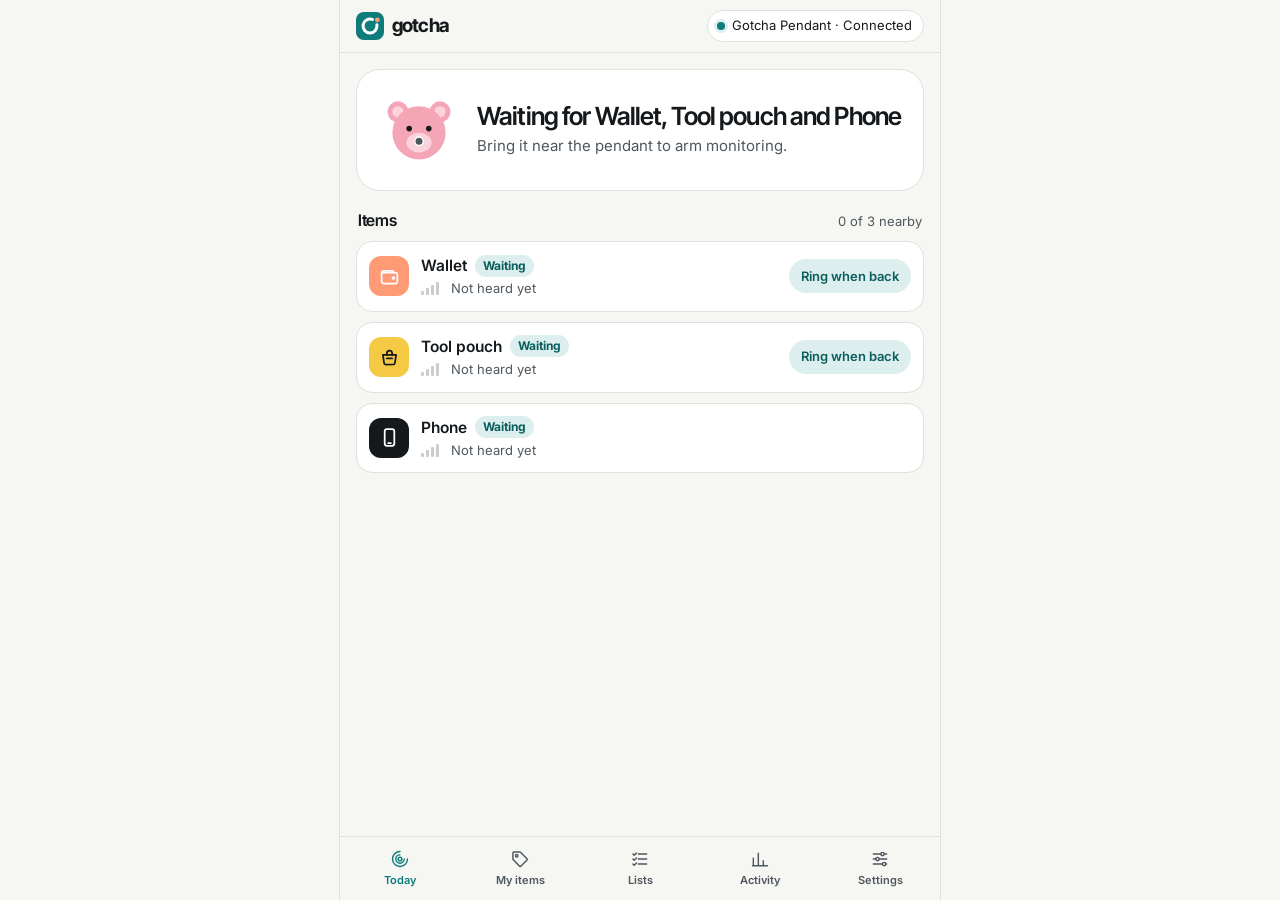
<file: app.html>
<!doctype html>
<html lang="en">
<head>
  <meta charset="utf-8">
  <meta name="viewport" content="width=device-width, initial-scale=1, viewport-fit=cover">
  <meta name="theme-color" content="#0b0c0e" media="(prefers-color-scheme: dark)">
  <meta name="theme-color" content="#f4f5f7" media="(prefers-color-scheme: light)">
  <meta name="description" content="Gotcha: control centre for the pendant that vibrates before you leave something behind.">
  <title>Gotcha</title>
  <link rel="icon" href="data:image/svg+xml,%3Csvg xmlns='http://www.w3.org/2000/svg' viewBox='0 0 32 32'%3E%3Crect width='32' height='32' rx='9' fill='%230E7C7B'/%3E%3Cpath d='M23.88 14.61A8 8 0 1 1 18.74 8.48' fill='none' stroke='white' stroke-width='3.4' stroke-linecap='round'/%3E%3Ccircle cx='24.4' cy='8.9' r='2.7' fill='%23FF9A76'/%3E%3C/svg%3E">
  <link rel="preconnect" href="https://fonts.googleapis.com">
  <link href="https://fonts.googleapis.com/css2?family=Inter+Tight:wght@500;600;700&family=Inter:wght@400;500;600;700&display=swap" rel="stylesheet">
  <link rel="stylesheet" href="css/app.css?v=21">
</head>
<body>
  <div class="statusbar" aria-hidden="true">
    <span id="sbTime">9:41</span>
    <span class="sb-icons">
      <svg viewBox="0 0 18 12"><rect x="0" y="8" width="3" height="4" rx="1"/><rect x="5" y="5.5" width="3" height="6.5" rx="1"/><rect x="10" y="3" width="3" height="9" rx="1"/><rect x="15" y="0" width="3" height="12" rx="1"/></svg>
      <svg viewBox="0 0 16 12"><path d="M8 11.5 5.6 8.9a3.4 3.4 0 0 1 4.8 0Z"/><path d="M3.2 6.6a6.8 6.8 0 0 1 9.6 0l-1.3 1.3a5 5 0 0 0-7 0Z"/><path d="M.8 4.2a10.2 10.2 0 0 1 14.4 0l-1.3 1.3a8.4 8.4 0 0 0-11.8 0Z"/></svg>
      <svg viewBox="0 0 27 12"><rect x=".5" y=".5" width="23" height="11" rx="3.5" fill="none" stroke="currentColor" opacity=".45"/><rect x="2" y="2" width="16" height="8" rx="2"/><path d="M25 4v4a2 2 0 0 0 0-4Z" opacity=".45"/></svg>
    </span>
  </div>

  <div class="lock" id="lock" hidden>
    <div class="lock-top">
      <svg class="i" viewBox="0 0 24 24" aria-hidden="true"><rect x="5" y="11" width="14" height="10" rx="2"/><path d="M8 11V8a4 4 0 0 1 8 0v3"/></svg>
      <div class="lock-date" id="lockDate"></div>
      <div class="lock-time" id="lockTime"></div>
    </div>
    <div class="lock-notes" id="lockNotes"></div>
    <button class="lock-hint" type="button" id="unlockBtn">Tap to unlock</button>
  </div>

  <a class="skip" href="#main">Skip to content</a>

  <header class="topbar">
    <div class="brand">
      <svg class="brand-mark" viewBox="0 0 32 32" aria-hidden="true"><rect class="lg-bg" width="32" height="32" rx="9"/><path class="lg-ring" d="M23.88 14.61A8 8 0 1 1 18.74 8.48"/><circle class="lg-dot" cx="24.4" cy="8.9" r="2.7"/></svg>
      <span class="brand-name">gotcha</span>
          </div>
    <button class="link-chip" id="linkChip" type="button" aria-live="polite" data-goto="settings">
      <span class="dot"></span><span class="link-text">Connecting…</span>
    </button>
  </header>

  <div class="layout">

    <main id="main" tabindex="-1">
      <!-- TODAY -->
      <section class="view" id="view-today" data-view="today" aria-labelledby="h-today">
        <h1 class="sr-only" id="h-today">Today</h1>
        <div class="hero card" id="hero">
          <div class="band-art bear-art" id="bandArt" aria-hidden="true">
            <svg viewBox="0 0 120 120">
              <circle class="ripple r1" cx="60" cy="66" r="40"/>
              <circle class="ripple r2" cx="60" cy="66" r="40"/>
              <circle class="ear" cx="30" cy="34" r="15"/><circle class="ear-in" cx="30" cy="34" r="8"/>
              <circle class="ear" cx="90" cy="34" r="15"/><circle class="ear-in" cx="90" cy="34" r="8"/>
              <circle class="head" cx="60" cy="64" r="38"/>
              <ellipse class="muzzle" cx="60" cy="78" rx="18" ry="14"/>
              <circle class="eye" cx="46" cy="58" r="4"/><circle class="eye" cx="74" cy="58" r="4"/>
              <circle class="led" cx="60" cy="76" r="6"/>
            </svg>
          </div>
          <div class="hero-body">
            <p class="eyebrow" id="heroEyebrow">Today's carry</p>
            <h2 class="hero-title" id="heroTitle">Connecting to pendant…</h2>
            <p class="hero-sub" id="heroSub"></p>
            <div class="hero-meta" id="heroMeta"></div>
          </div>
        </div>

        <div class="section-head">
          <h3>Items</h3>
          <span class="muted small" id="itemsHeadMeta"></span>
        </div>
        <div class="item-grid" id="statusList"></div>
      </section>

      <!-- MY ITEMS -->
      <section class="view" id="view-items" data-view="items" aria-labelledby="h-items" hidden>
        <div class="page-head">
          <div><h1 id="h-items">My items</h1><p class="muted">Tags and phones paired to your pendant.</p></div>
          <button class="btn primary" id="addTagBtn" type="button">Add a tag</button>
        </div>
        <div class="stack" id="itemsList"></div>
      </section>

      <!-- LISTS -->
      <section class="view" id="view-lists" data-view="lists" aria-labelledby="h-lists" hidden>
        <div class="page-head">
          <div><h1 id="h-lists">Carry lists</h1><p class="muted">Pick what you bring for each routine. The pendant checks the active list on its own, even with your phone away.</p></div>
          <button class="btn" id="newListBtn" type="button">New list</button>
        </div>
        <div class="stack" id="listsList"></div>
      </section>

      <!-- LOG -->
      <section class="view" id="view-log" data-view="log" aria-labelledby="h-log" hidden>
        <div class="page-head">
          <div><h1 id="h-log">Activity &amp; trials</h1><p class="muted">Every departure, alert and recovery, plus the measurements the pilot needs.</p></div>
          <button class="btn" id="exportBtn" type="button">Export CSV</button>
        </div>
        <div class="kpis" id="kpis"></div>
        <div class="card">
          <div class="card-head"><h3>Recent departures</h3><span class="tag-sim" id="trialSource">Pilot log</span></div>
          <div class="table-wrap"><table class="table" id="trialTable"></table></div>
        </div>
        <div class="card">
          <div class="card-head"><h3>Event log</h3><button class="btn ghost sm" id="clearLog" type="button">Clear</button></div>
          <ol class="events" id="eventList"></ol>
        </div>
      </section>

      <!-- SETTINGS -->
      <section class="view" id="view-settings" data-view="settings" aria-labelledby="h-settings" hidden>
        <div class="page-head"><div><h1 id="h-settings">Settings</h1><p class="muted">Pendant connection and alert behaviour.</p></div></div>
        <div class="card">
          <h3>Data source</h3>
          <div class="seg" role="radiogroup" aria-label="Data source" id="modeSeg">
            <button type="button" role="radio" data-mode="sim">Demo pendant</button>
            <button type="button" role="radio" data-mode="live">Pendant (Wi-Fi)</button>
          </div>
          <div class="live-fields" id="liveFields">
            <label class="field"><span>Pendant address</span>
              <input id="rxUrl" type="url" inputmode="url" placeholder="http://192.168.4.1" autocomplete="off" spellcheck="false">
            </label>
            <p class="muted small">Join the pendant's Wi-Fi (<code>Gotcha-XXXX</code>) or the same network. When this page is served from the pendant itself, leave the field empty. Browsers block plain-HTTP device calls from HTTPS pages.</p>
            <button class="btn primary" id="connectBtn" type="button">Connect</button>
          </div>
        </div>
        <div class="card">
          <h3>Alert rule</h3>
          <p class="muted small">How long an item must stay out of range after you start moving before the pendant vibrates. Shorter rules warn sooner but raise more false alerts.</p>
          <div class="seg" role="radiogroup" aria-label="Confirmation window" id="ruleSeg">
            <button type="button" role="radio" data-rule="0">Immediate</button>
            <button type="button" role="radio" data-rule="3000">3 s</button>
            <button type="button" role="radio" data-rule="5000">5 s</button>
          </div>
          <label class="field range-field"><span>Signal threshold <b id="rssiVal"></b></span>
            <input id="rssiRange" type="range" min="-90" max="-65" step="1">
            <span class="range-ends muted small"><span>Wider range</span><span>Tighter range</span></span>
          </label>
        </div>
        <div class="card">
          <h3>On this phone</h3>
          <label class="switch"><input type="checkbox" id="optSound"><span>Play a sound when an alert fires</span></label>
          <label class="switch"><input type="checkbox" id="optVibrate"><span>Vibrate this phone too (Android)</span></label>
          <label class="switch"><input type="checkbox" id="optTheme"><span>Dark appearance</span></label>
        </div>
        <div class="card">
          <h3>Developers</h3>
          <p class="muted small">The pendant firmware implements the HTTP API in <a href="docs/API.md">docs/API.md</a>. The alert state machine in <code>js/engine.js</code> is the reference for the firmware logic.</p>
          <div class="row gap">
            <button class="btn" id="resetBtn" type="button">Reset demo data</button>
          </div>
        </div>
      </section>
    </main>
  </div>

  <nav class="tabbar" aria-label="Sections"></nav>

  <!-- alert banner -->
  <div class="alert-banner" id="alertBanner" role="alert" hidden>
    <div class="alert-icon" aria-hidden="true"></div>
    <div class="alert-text"><strong id="alertTitle">Check your wallet</strong><span id="alertSub">Left behind as you moved</span></div>
    <div class="alert-actions">
      <button class="btn light sm" id="alertRing" type="button">Ring</button>
      <button class="btn ghost-light sm" id="alertDismiss" type="button">Got it</button>
    </div>
  </div>

  <div class="sheet-backdrop" id="sheetBackdrop" hidden></div>
  <div class="sheet" id="sheet" role="dialog" aria-modal="true" aria-labelledby="sheetTitle" hidden>
    <div class="sheet-grip" aria-hidden="true"></div>
    <div class="sheet-head"><h2 id="sheetTitle"></h2><button class="icon-btn" id="sheetClose" type="button" aria-label="Close">✕</button></div>
    <div class="sheet-body" id="sheetBody"></div>
  </div>

  <div class="toasts" id="toasts" aria-live="polite"></div>

  <script src="js/engine.js?v=21"></script>
  <script src="js/transport.js?v=21"></script>
  <script src="js/app.js?v=21"></script>
</body>
</html>
</file>
<file: css/app.css>
/* Gotcha Control: design tokens */
:root {
  --bg: #f4f5f7;
  --surface: #ffffff;
  --surface-2: #f0f1f4;
  --text: #15171a;
  --muted: #62666e;
  --line: rgba(20, 24, 31, .09);
  --line-strong: rgba(20, 24, 31, .16);
  --accent: #0e8f7e;
  --accent-ink: #ffffff;
  --accent-soft: rgba(14, 143, 126, .12);
  --ok: #178a4c;      --ok-soft: rgba(23, 138, 76, .12);
  --warn: #b7791f;    --warn-soft: rgba(183, 121, 31, .14);
  --alert: #d93f3f;   --alert-soft: rgba(217, 63, 63, .12);
  --idle: #6f7480;    --idle-soft: rgba(111, 116, 128, .12);
  --info: #3d6fd8;    --info-soft: rgba(61, 111, 216, .12);
  --shadow: 0 1px 2px rgba(16, 20, 26, .05), 0 6px 24px rgba(16, 20, 26, .06);
  --radius: 18px;
  --radius-sm: 12px;
  --font: ui-sans-serif, -apple-system, BlinkMacSystemFont, "Segoe UI", Inter, Roboto, "Helvetica Neue", Arial, sans-serif;
  --mono: ui-monospace, SFMono-Regular, Menlo, Consolas, monospace;
  --tabbar-h: 64px;
  color-scheme: light;
}
@media (prefers-color-scheme: dark) {
  :root:not([data-theme="light"]) {
    --bg: #0b0c0e; --surface: #15171b; --surface-2: #1d2025; --text: #eef0f3; --muted: #9aa0aa;
    --line: rgba(255, 255, 255, .08); --line-strong: rgba(255, 255, 255, .16);
    --accent: #2cc2aa; --accent-ink: #05201b; --accent-soft: rgba(44, 194, 170, .14);
    --ok: #3ccf7d; --ok-soft: rgba(60, 207, 125, .14);
    --warn: #e9ad4c; --warn-soft: rgba(233, 173, 76, .15);
    --alert: #ff6b6b; --alert-soft: rgba(255, 107, 107, .15);
    --idle: #9aa0aa; --idle-soft: rgba(154, 160, 170, .14);
    --info: #79a1ff; --info-soft: rgba(121, 161, 255, .14);
    --shadow: 0 1px 2px rgba(0, 0, 0, .4), 0 8px 28px rgba(0, 0, 0, .35);
    color-scheme: dark;
  }
}
:root[data-theme="dark"] {
  --bg: #0b0c0e; --surface: #15171b; --surface-2: #1d2025; --text: #eef0f3; --muted: #9aa0aa;
  --line: rgba(255, 255, 255, .08); --line-strong: rgba(255, 255, 255, .16);
  --accent: #2cc2aa; --accent-ink: #05201b; --accent-soft: rgba(44, 194, 170, .14);
  --ok: #3ccf7d; --ok-soft: rgba(60, 207, 125, .14);
  --warn: #e9ad4c; --warn-soft: rgba(233, 173, 76, .15);
  --alert: #ff6b6b; --alert-soft: rgba(255, 107, 107, .15);
  --idle: #9aa0aa; --idle-soft: rgba(154, 160, 170, .14);
  --info: #79a1ff; --info-soft: rgba(121, 161, 255, .14);
  --shadow: 0 1px 2px rgba(0, 0, 0, .4), 0 8px 28px rgba(0, 0, 0, .35);
  color-scheme: dark;
}

*, *::before, *::after { box-sizing: border-box; }
[hidden] { display: none !important; }
html { -webkit-text-size-adjust: 100%; }
body {
  margin: 0; background: var(--bg); color: var(--text); font: 15px/1.5 var(--font);
  -webkit-font-smoothing: antialiased; min-height: 100vh;
}
h1, h2, h3, h4 { margin: 0; line-height: 1.2; letter-spacing: -.01em; }
h1 { font-size: 26px; font-weight: 700; }
h2 { font-size: 20px; font-weight: 650; }
h3 { font-size: 16px; font-weight: 650; }
h4 { font-size: 12px; font-weight: 650; text-transform: uppercase; letter-spacing: .06em; color: var(--muted); margin: 18px 0 8px; }
p { margin: 4px 0 0; }
a { color: var(--accent); }
code { font-family: var(--mono); font-size: .88em; background: var(--surface-2); padding: 1px 5px; border-radius: 6px; }
button { font: inherit; color: inherit; }
.muted { color: var(--muted); }
.small { font-size: 13px; }
.sr-only { position: absolute; width: 1px; height: 1px; overflow: hidden; clip: rect(0 0 0 0); white-space: nowrap; }
.skip { position: absolute; left: -999px; top: 8px; z-index: 100; background: var(--surface); padding: 8px 12px; border-radius: 8px; }
.skip:focus { left: 8px; }
:focus-visible { outline: 2px solid var(--accent); outline-offset: 2px; }
.row { display: flex; align-items: center; }
.gap { gap: 8px; }
.wrap { flex-wrap: wrap; }
.stack { display: grid; gap: 12px; }

/* top bar */
.topbar {
  position: sticky; top: 0; z-index: 30; display: flex; align-items: center; gap: 10px;
  padding: calc(10px + env(safe-area-inset-top)) 16px 10px;
  background: color-mix(in srgb, var(--bg) 82%, transparent);
  backdrop-filter: saturate(1.6) blur(14px); -webkit-backdrop-filter: saturate(1.6) blur(14px);
  border-bottom: 1px solid var(--line);
}
.brand { display: flex; align-items: center; gap: 8px; margin-right: auto; }
.brand-mark { width: 28px; height: 28px; }
.brand-mark rect { fill: var(--accent); }
.brand-mark circle { fill: var(--accent-ink); }
.brand-mark path { stroke: var(--accent-ink); stroke-width: 2; fill: none; stroke-linecap: round; }
.brand-name { font-weight: 750; font-size: 19px; letter-spacing: -.03em; }
.brand-sub { color: var(--muted); font-size: 13px; margin-left: -2px; }
.link-chip {
  display: inline-flex; align-items: center; gap: 7px; border: 1px solid var(--line); background: var(--surface);
  border-radius: 999px; padding: 5px 11px 5px 9px; font-size: 13px; cursor: pointer; max-width: 52vw; white-space: nowrap;
}
.link-chip .link-text { overflow: hidden; text-overflow: ellipsis; }
.dot { width: 8px; height: 8px; border-radius: 50%; background: var(--idle); flex: none; }
.link-chip[data-link="live"] .dot { background: var(--ok); box-shadow: 0 0 0 3px var(--ok-soft); }
.link-chip[data-link="stale"] .dot { background: var(--warn); box-shadow: 0 0 0 3px var(--warn-soft); }
.link-chip[data-link="offline"] .dot { background: var(--alert); box-shadow: 0 0 0 3px var(--alert-soft); }
.mode-badge {
  font-size: 11px; font-weight: 700; letter-spacing: .06em; text-transform: uppercase; padding: 4px 8px; border-radius: 6px;
  background: var(--info-soft); color: var(--info);
}
.mode-badge.live { background: var(--ok-soft); color: var(--ok); }

/* layout */
.layout { display: grid; grid-template-columns: 1fr; max-width: 1320px; margin: 0 auto; }
main { padding: 16px 16px calc(var(--tabbar-h) + 28px + env(safe-area-inset-bottom)); min-width: 0; outline: none; }
.view { display: grid; gap: 14px; animation: fade .2s ease; }
@keyframes fade { from { opacity: 0; transform: translateY(4px); } to { opacity: 1; transform: none; } }
.page-head { display: flex; align-items: flex-end; justify-content: space-between; gap: 12px; flex-wrap: wrap; margin: 6px 0 4px; }
.page-head p { max-width: 60ch; }
.section-head { display: flex; align-items: baseline; justify-content: space-between; margin: 6px 2px -4px; }
.card { background: var(--surface); border: 1px solid var(--line); border-radius: var(--radius); padding: 16px; box-shadow: var(--shadow); min-width: 0; }
.card > h3 + * { margin-top: 10px; }
.card-head { display: flex; justify-content: space-between; align-items: flex-start; gap: 12px; margin-bottom: 12px; }
.card-head p { max-width: 70ch; }

/* nav */
.tabbar {
  position: fixed; inset: auto 0 0 0; z-index: 30; display: grid; grid-template-columns: repeat(5, 1fr);
  height: calc(var(--tabbar-h) + env(safe-area-inset-bottom)); padding-bottom: env(safe-area-inset-bottom);
  background: color-mix(in srgb, var(--surface) 88%, transparent); backdrop-filter: blur(16px); -webkit-backdrop-filter: blur(16px);
  border-top: 1px solid var(--line);
}
.nav-btn {
  display: flex; flex-direction: column; align-items: center; justify-content: center; gap: 3px; border: 0; background: none;
  color: var(--muted); font-size: 11px; font-weight: 600; cursor: pointer; position: relative; padding: 0;
}
.nav-btn svg { width: 22px; height: 22px; }
.nav-btn[aria-current="page"] { color: var(--accent); }
.nav-btn .badge {
  position: absolute; top: 8px; left: calc(50% + 6px); min-width: 16px; height: 16px; border-radius: 8px; background: var(--alert);
  color: #fff; font-size: 10px; line-height: 16px; padding: 0 4px;
}
.sidenav { display: none; }
svg.i { width: 20px; height: 20px; fill: none; stroke: currentColor; stroke-width: 1.7; stroke-linecap: round; stroke-linejoin: round; flex: none; }

/* buttons */
.btn {
  display: inline-flex; align-items: center; justify-content: center; gap: 6px; min-height: 40px; padding: 0 14px; border-radius: 12px;
  border: 1px solid var(--line-strong); background: var(--surface); font-weight: 600; font-size: 14px; cursor: pointer; white-space: nowrap;
  transition: transform .08s ease, background .15s ease, opacity .15s;
}
.btn:hover { background: var(--surface-2); }
.btn:active { transform: scale(.97); }
.btn[disabled] { opacity: .45; cursor: not-allowed; transform: none; }
.btn.primary { background: var(--accent); border-color: transparent; color: var(--accent-ink); }
.btn.primary:hover { filter: brightness(1.06); }
.btn.danger { color: var(--alert); }
.btn.ghost { background: transparent; border-color: transparent; color: var(--accent); }
.btn.ghost:hover { background: var(--accent-soft); }
.btn.sm { min-height: 34px; padding: 0 11px; font-size: 13px; border-radius: 10px; }
.btn.light { background: #fff; color: #9b1c1c; border-color: transparent; }
.btn.ghost-light { background: rgba(255,255,255,.14); color: #fff; border-color: transparent; }
.btn.ringing { background: var(--warn); border-color: transparent; color: #1a1205; animation: ringpulse 1s ease-in-out infinite; }
.btn.light.ringing { background: #ffe08a; color: #5a3a00; }
.ringing-now { color: var(--warn); }
@keyframes ringpulse { 50% { box-shadow: 0 0 0 6px var(--warn-soft); } }
.btn.busy { pointer-events: none; opacity: .8; }
.icon-btn { width: 36px; height: 36px; border-radius: 50%; border: 0; background: var(--surface-2); cursor: pointer; font-size: 15px; }

/* segmented */
.seg { display: inline-grid; grid-auto-flow: column; grid-auto-columns: 1fr; background: var(--surface-2); padding: 3px; border-radius: 12px; gap: 2px; max-width: 100%; }
.seg button { border: 0; background: none; padding: 8px 14px; border-radius: 9px; font-weight: 600; font-size: 14px; cursor: pointer; color: var(--muted); white-space: nowrap; }
.seg button[aria-checked="true"], .seg button.on { background: var(--surface); color: var(--text); box-shadow: 0 1px 3px rgba(0,0,0,.12); }
.seg.sm button { padding: 6px 12px; font-size: 13px; }

/* form */
.field { display: grid; gap: 6px; margin-top: 14px; font-size: 14px; font-weight: 600; }
.field input[type="url"], .field input[type="text"] {
  font: inherit; font-weight: 400; color: var(--text); background: var(--surface-2); border: 1px solid var(--line); border-radius: 12px; padding: 11px 12px; width: 100%;
}
.field input:focus { outline: 2px solid var(--accent); outline-offset: 0; }
.range-field input { width: 100%; accent-color: var(--accent); }
.range-ends { display: flex; justify-content: space-between; font-weight: 400; }
.switch { display: flex; align-items: center; gap: 12px; padding: 10px 0; border-top: 1px solid var(--line); cursor: pointer; }
.card h3 + .switch { border-top: 0; }
.switch input { appearance: none; -webkit-appearance: none; width: 44px; height: 26px; border-radius: 13px; background: var(--line-strong); position: relative; flex: none; cursor: pointer; transition: background .2s; margin: 0; }
.switch input::after { content: ""; position: absolute; top: 3px; left: 3px; width: 20px; height: 20px; border-radius: 50%; background: #fff; box-shadow: 0 1px 3px rgba(0,0,0,.25); transition: transform .2s; }
.switch input:checked { background: var(--accent); }
.switch input:checked::after { transform: translateX(18px); }
.live-fields { margin-top: 4px; }
.live-fields[hidden] { display: none; }
.live-fields .btn { margin-top: 12px; }

/* hero */
.hero { display: flex; gap: 18px; align-items: center; padding: 18px; overflow: hidden; position: relative; }
.hero::before { content: ""; position: absolute; inset: 0; background: radial-gradient(120% 140% at 0% 0%, var(--state-soft, var(--accent-soft)), transparent 60%); pointer-events: none; }
.hero > * { position: relative; }
.band-art { width: 96px; height: 96px; flex: none; }
.band-art svg { width: 100%; height: 100%; overflow: visible; }
.band-art .strap { stroke: var(--line-strong); stroke-width: 14; fill: none; stroke-linecap: round; }
.band-art .pod { fill: var(--surface-2); stroke: var(--line-strong); stroke-width: 1.5; }
.band-art .led { fill: var(--state, var(--idle)); transition: fill .3s; }
.band-art .ripple { fill: none; stroke: var(--state, var(--idle)); stroke-width: 2; opacity: 0; transform-origin: 60px 60px; }
.band-art.tap .ripple { animation: ripple 1.1s ease-out 2; }
.band-art.tap .ripple.r2 { animation-delay: .25s; }
.band-art.tap svg { animation: buzz .09s linear 10; }
@keyframes ripple { from { opacity: .9; transform: scale(.9); } to { opacity: 0; transform: scale(1.6); } }
@keyframes buzz { 0%,100% { transform: translateX(0); } 25% { transform: translateX(-1.5px); } 75% { transform: translateX(1.5px); } }
.hero-body { min-width: 0; }
.eyebrow { margin: 0; font-size: 12px; font-weight: 650; letter-spacing: .06em; text-transform: uppercase; color: var(--muted); }
.hero-title { font-size: 24px; font-weight: 720; margin-top: 2px; letter-spacing: -.02em; }
.hero-sub { color: var(--muted); }
.hero-meta { display: flex; flex-wrap: wrap; gap: 6px; margin-top: 10px; }
.pill { display: inline-flex; align-items: center; gap: 6px; font-size: 12.5px; font-weight: 600; padding: 4px 10px; border-radius: 999px; background: var(--surface-2); color: var(--muted); white-space: nowrap; }
.pill svg.i { width: 14px; height: 14px; }
.pill.ok { background: var(--ok-soft); color: var(--ok); }
.pill.warn { background: var(--warn-soft); color: var(--warn); }
.pill.alert { background: var(--alert-soft); color: var(--alert); }
.pill.info { background: var(--info-soft); color: var(--info); }
.pill.accent { background: var(--accent-soft); color: var(--accent); }

[data-tone="ok"] { --state: var(--ok); --state-soft: var(--ok-soft); }
[data-tone="warn"] { --state: var(--warn); --state-soft: var(--warn-soft); }
[data-tone="alert"] { --state: var(--alert); --state-soft: var(--alert-soft); }
[data-tone="idle"] { --state: var(--idle); --state-soft: var(--idle-soft); }
[data-tone="info"] { --state: var(--info); --state-soft: var(--info-soft); }

/* status cards */
.item-grid { display: grid; gap: 10px; }
.item-card {
  display: grid; grid-template-columns: auto 1fr auto; gap: 4px 14px; align-items: center; padding: 14px 14px 14px 12px;
  background: var(--surface); border: 1px solid var(--line); border-radius: var(--radius); box-shadow: var(--shadow); position: relative; overflow: hidden;
  transition: border-color .3s;
}
.item-card::before { content: ""; position: absolute; inset: 0 auto 0 0; width: 4px; background: var(--state); }
.item-card[data-tone="alert"] { border-color: color-mix(in srgb, var(--alert) 45%, transparent); }
.item-card.stale { opacity: .62; }
.item-card.stale::after { content: ""; position: absolute; inset: 0; background: repeating-linear-gradient(-45deg, transparent 0 8px, var(--line) 8px 9px); pointer-events: none; }
.item-icon { width: 46px; height: 46px; border-radius: 14px; display: grid; place-items: center; background: var(--state-soft); color: var(--state); grid-row: span 2; }
.item-icon svg.i { width: 24px; height: 24px; }
.item-name { font-weight: 650; font-size: 16px; display: flex; align-items: center; gap: 8px; min-width: 0; }
.item-name span { overflow: hidden; text-overflow: ellipsis; white-space: nowrap; }
.item-state { font-style: normal; font-size: 12px; font-weight: 700; padding: 2px 8px; border-radius: 999px; background: var(--state-soft); color: var(--state); white-space: nowrap; }
.item-detail { font-size: 13px; color: var(--muted); display: flex; gap: 12px; align-items: center; flex-wrap: wrap; grid-column: 2; }
.item-actions { grid-row: span 2; grid-column: 3; display: flex; gap: 6px; align-items: center; }
.bars { display: inline-flex; gap: 2px; align-items: flex-end; height: 12px; }
.bars b { width: 3px; background: var(--line-strong); border-radius: 1px; }
.bars b:nth-child(1) { height: 4px; } .bars b:nth-child(2) { height: 7px; } .bars b:nth-child(3) { height: 10px; } .bars b:nth-child(4) { height: 13px; }
.bars b.on { background: var(--state); }
.batt { display: inline-flex; align-items: center; gap: 4px; }
.batt .shell { width: 18px; height: 9px; border: 1.5px solid currentColor; border-radius: 2.5px; position: relative; padding: 1px; }
.batt .shell::after { content: ""; position: absolute; right: -3.5px; top: 2px; width: 2px; height: 3px; background: currentColor; border-radius: 0 1px 1px 0; }
.batt .lvl { display: block; height: 100%; background: currentColor; border-radius: 1px; }
.batt.low { color: var(--alert); }

.empty { text-align: center; padding: 28px 16px; color: var(--muted); border: 1.5px dashed var(--line-strong); border-radius: var(--radius); }
.empty .btn { margin-top: 12px; }

/* my items & lists */
.tag-row { display: grid; grid-template-columns: auto 1fr auto; gap: 14px; align-items: center; }
.tag-row .item-icon { grid-row: auto; --state: var(--accent); --state-soft: var(--accent-soft); }
.tag-meta { font-size: 13px; color: var(--muted); }
.tag-actions { display: flex; gap: 6px; flex-wrap: wrap; justify-content: flex-end; }
.list-card.active { border-color: color-mix(in srgb, var(--accent) 50%, transparent); box-shadow: 0 0 0 3px var(--accent-soft), var(--shadow); }
.chips { display: flex; flex-wrap: wrap; gap: 8px; margin-top: 12px; }
.chip {
  display: inline-flex; align-items: center; gap: 7px; padding: 7px 12px 7px 9px; border-radius: 999px; border: 1.5px solid var(--line-strong);
  background: transparent; cursor: pointer; font-weight: 600; font-size: 14px; color: var(--muted);
}
.chip svg.i { width: 17px; height: 17px; }
.chip[aria-pressed="true"] { border-color: var(--accent); background: var(--accent-soft); color: var(--text); }
.chip[aria-pressed="true"] svg.i { color: var(--accent); }
.list-foot { display: flex; justify-content: space-between; align-items: center; gap: 10px; margin-top: 14px; flex-wrap: wrap; }
.sync-state { font-size: 13px; font-weight: 600; display: inline-flex; gap: 6px; align-items: center; }
.sync-state.saved { color: var(--ok); } .sync-state.saving { color: var(--info); } .sync-state.failed { color: var(--alert); } .sync-state.pending { color: var(--warn); }
.spinner { width: 14px; height: 14px; border-radius: 50%; border: 2px solid currentColor; border-right-color: transparent; animation: spin .7s linear infinite; display: inline-block; }
@keyframes spin { to { transform: rotate(360deg); } }

/* log */
.kpis { display: grid; grid-template-columns: repeat(2, 1fr); gap: 10px; }
.kpi { background: var(--surface); border: 1px solid var(--line); border-radius: var(--radius); padding: 14px; box-shadow: var(--shadow); }
.kpi .v { font-size: 26px; font-weight: 750; letter-spacing: -.02em; font-variant-numeric: tabular-nums; }
.kpi .k { font-size: 12.5px; color: var(--muted); font-weight: 600; }
.kpi .s { font-size: 12px; color: var(--muted); }
.table-wrap { overflow-x: auto; margin: 0 -16px; padding: 0 16px; }
.table { width: 100%; border-collapse: collapse; font-size: 13.5px; font-variant-numeric: tabular-nums; }
.table th { text-align: left; font-size: 12px; color: var(--muted); font-weight: 650; padding: 6px 10px 8px 0; border-bottom: 1px solid var(--line); white-space: nowrap; }
.table td { padding: 9px 10px 9px 0; border-bottom: 1px solid var(--line); vertical-align: top; }
.table tr:last-child td { border-bottom: 0; }
.table .empty-row td { color: var(--muted); text-align: center; padding: 18px; }
.tag-sim { font-size: 11px; font-weight: 700; letter-spacing: .05em; text-transform: uppercase; color: var(--info); background: var(--info-soft); padding: 3px 7px; border-radius: 6px; white-space: nowrap; }
.events { list-style: none; margin: 0; padding: 0; max-height: 380px; overflow: auto; }
.events li { display: grid; grid-template-columns: 62px 1fr; gap: 10px; padding: 8px 0; border-bottom: 1px solid var(--line); font-size: 13.5px; }
.events time { color: var(--muted); font-family: var(--mono); font-size: 12px; padding-top: 2px; }
.events .ev-alert { color: var(--alert); font-weight: 650; }
.events .ev-recovered { color: var(--ok); font-weight: 600; }
.events .ev-suppressed { color: var(--warn); }
.events .ev-reboot, .events .ev-link { color: var(--info); font-weight: 600; }
.bar-cell { display: flex; align-items: center; gap: 8px; min-width: 120px; }
.bar-cell .track { flex: 1; height: 6px; background: var(--surface-2); border-radius: 3px; overflow: hidden; min-width: 50px; }
.bar-cell .fill { height: 100%; background: var(--accent); border-radius: 3px; }
.bar-cell .fill.bad { background: var(--alert); }

/* alert banner */
.alert-banner {
  position: fixed; z-index: 60; left: 12px; right: 12px; top: calc(12px + env(safe-area-inset-top)); display: grid; grid-template-columns: auto 1fr; gap: 4px 12px;
  align-items: center; padding: 14px; border-radius: 20px; background: linear-gradient(135deg, #d93f3f, #b42a3a); color: #fff;
  box-shadow: 0 12px 40px rgba(180, 30, 40, .35); animation: drop .35s cubic-bezier(.2, 1.3, .4, 1); max-width: 560px; margin: 0 auto;
}
.alert-banner[hidden] { display: none; }
@keyframes drop { from { transform: translateY(-120%); } to { transform: none; } }
.alert-icon { width: 40px; height: 40px; border-radius: 12px; background: rgba(255,255,255,.18); display: grid; place-items: center; grid-row: span 2; }
.alert-icon svg.i { width: 22px; height: 22px; }
.alert-text { display: grid; }
.alert-text strong { font-size: 17px; }
.alert-text span { font-size: 13px; opacity: .9; }
.alert-actions { grid-column: 2; display: flex; gap: 8px; margin-top: 6px; }

/* sheet */
.sheet-backdrop { position: fixed; inset: 0; z-index: 70; background: rgba(0,0,0,.38); animation: fadeIn .2s; }
.sheet-backdrop[hidden], .sheet[hidden] { display: none; }
@keyframes fadeIn { from { opacity: 0; } }
.sheet {
  position: fixed; z-index: 71; left: 0; right: 0; bottom: 0; max-height: 88vh; overflow: auto; background: var(--surface); border-radius: 22px 22px 0 0;
  padding: 8px 16px calc(20px + env(safe-area-inset-bottom)); animation: up .28s cubic-bezier(.2, .9, .3, 1); box-shadow: 0 -10px 40px rgba(0,0,0,.2);
}
@keyframes up { from { transform: translateY(100%); } }
.sheet-grip { width: 38px; height: 5px; border-radius: 3px; background: var(--line-strong); margin: 0 auto 10px; }
.sheet-head { display: flex; justify-content: space-between; align-items: center; margin-bottom: 8px; }
.sheet-body { display: grid; gap: 12px; }
.scan-list { display: grid; gap: 8px; }
.scan-row { display: flex; align-items: center; gap: 12px; padding: 12px; border-radius: 14px; border: 1px solid var(--line); background: var(--surface-2); cursor: pointer; text-align: left; width: 100%; }
.scan-row:hover { border-color: var(--accent); }
.scan-row .grow { flex: 1; }
.icon-pick { display: grid; grid-template-columns: repeat(6, 1fr); gap: 8px; }
.icon-pick button { aspect-ratio: 1; border-radius: 14px; border: 1.5px solid var(--line-strong); background: var(--surface-2); cursor: pointer; display: grid; place-items: center; color: var(--muted); }
.icon-pick button[aria-pressed="true"] { border-color: var(--accent); color: var(--accent); background: var(--accent-soft); }
.sheet-actions { display: flex; gap: 8px; justify-content: flex-end; margin-top: 6px; }
.pulse-radar { width: 64px; height: 64px; margin: 10px auto; border-radius: 50%; background: var(--accent-soft); position: relative; }
.pulse-radar::before, .pulse-radar::after { content: ""; position: absolute; inset: 0; border-radius: 50%; border: 2px solid var(--accent); animation: ripple 1.4s ease-out infinite; }
.pulse-radar::after { animation-delay: .7s; }

/* toasts */
.toasts { position: fixed; z-index: 80; left: 50%; bottom: calc(var(--tabbar-h) + 16px + env(safe-area-inset-bottom)); transform: translateX(-50%); display: grid; gap: 8px; width: min(92vw, 420px); pointer-events: none; }
.toast { background: var(--text); color: var(--bg); padding: 11px 14px; border-radius: 14px; font-size: 14px; font-weight: 550; box-shadow: 0 8px 30px rgba(0,0,0,.25); animation: drop2 .25s ease; }
.toast.err { background: var(--alert); color: #fff; }
@keyframes drop2 { from { opacity: 0; transform: translateY(8px); } }


@media (min-width: 640px) {
  .kpis { grid-template-columns: repeat(4, 1fr); }
  .item-grid { grid-template-columns: 1fr 1fr; }
  .band-art { width: 112px; height: 112px; }
  .hero-title { font-size: 28px; }
}

/* phone app: always a single column; centred when opened on a wide screen */
body { max-width: 600px; margin: 0 auto; box-shadow: 0 0 0 1px var(--line); }
.tabbar, .toasts { max-width: 600px; margin: 0 auto; }
.tabbar { left: 0; right: 0; }
.alert-banner { max-width: 576px; }
.sheet, .lock { max-width: 600px; margin: 0 auto; }
.item-grid { grid-template-columns: 1fr !important; }

/* phone status bar (shown inside the pitch-stage phone frame) */
.statusbar { display: none; }
body.framed { box-shadow: none; }
body.framed .statusbar {
  display: flex; position: sticky; top: 0; z-index: 31; height: 50px; align-items: center; justify-content: space-between;
  padding: 14px 30px 0 34px; font-weight: 650; font-size: 15px; background: color-mix(in srgb, var(--bg) 82%, transparent);
  backdrop-filter: blur(14px); -webkit-backdrop-filter: blur(14px);
}
body.framed .sb-icons { display: flex; gap: 6px; align-items: center; }
body.framed .sb-icons svg { height: 11px; width: auto; fill: currentColor; }
body.framed .topbar { top: 50px; padding-top: 6px; }
body.framed .alert-banner { top: 56px; }
body.framed .tabbar { padding-bottom: 18px; height: calc(var(--tabbar-h) + 18px); }
body.framed main { padding-bottom: calc(var(--tabbar-h) + 46px); }
body.framed .toasts { bottom: calc(var(--tabbar-h) + 30px); }

/* lock screen */
.lock {
  position: fixed; inset: 0; z-index: 90; color: #fff; display: flex; flex-direction: column; align-items: center; padding: 70px 14px 28px;
  background: radial-gradient(120% 80% at 20% 0%, #1f6f66 0%, transparent 60%), radial-gradient(120% 90% at 100% 100%, #3a2a5e 0%, transparent 55%), #0a0d12;
  max-width: 600px; margin: 0 auto; cursor: pointer; animation: fadeIn .25s;
}
.lock-top { text-align: center; display: grid; justify-items: center; gap: 2px; }
.lock-top svg.i { width: 18px; height: 18px; opacity: .85; margin-bottom: 8px; }
.lock-date { font-size: 17px; font-weight: 550; opacity: .9; }
.lock-time { font-size: 84px; font-weight: 650; letter-spacing: -.03em; line-height: 1; }
.lock-notes { width: 100%; display: grid; gap: 8px; margin-top: 34px; }
.notif {
  width: 100%; text-align: left; display: grid; gap: 2px; padding: 12px 14px; border-radius: 20px; border: 0; color: #fff; cursor: pointer;
  background: rgba(255, 255, 255, .17); backdrop-filter: blur(20px); -webkit-backdrop-filter: blur(20px); animation: notifIn .45s cubic-bezier(.2, 1.2, .4, 1);
}
@keyframes notifIn { from { opacity: 0; transform: translateY(-16px) scale(.96); } }
.notif-head { display: flex; justify-content: space-between; font-size: 12.5px; opacity: .8; margin-bottom: 2px; }
.notif-app { display: inline-flex; align-items: center; gap: 6px; font-weight: 650; letter-spacing: .04em; }
.notif-app svg { width: 18px; height: 18px; }
.notif-app svg rect { fill: #2cc2aa; }
.notif-app svg circle { fill: #05201b; }
.notif b { font-size: 15.5px; }
.notif > span:last-child { font-size: 14px; opacity: .92; }
.lock-hint { margin-top: auto; background: none; border: 0; color: rgba(255,255,255,.75); font-size: 14px; font-weight: 550; }
.lock-hint::after { content: ""; display: block; width: 134px; height: 5px; border-radius: 3px; background: rgba(255,255,255,.85); margin: 12px auto 0; }

@media (prefers-reduced-motion: reduce) {
  *, *::before, *::after { animation-duration: .01ms !important; animation-iteration-count: 1 !important; transition: none !important; }
}

/* ==========================================================================
   "Still Water + colour tags" theme (from the 05 Full page design reference).
   Calm off-white surfaces, ink text, one teal accent, and a colour per tag.
   Applied in every colour scheme so the demo always matches the design.
   ========================================================================== */
:root, :root:not([data-theme="light"]), :root[data-theme="dark"] {
  --bg: #F6F6F3; --surface: #FFFFFF; --surface-2: #ECEEEA; --text: #15191C; --muted: #4F575E;
  --line: #DEE2DD; --line-strong: #C9CEC9;
  --accent: #0E7C7B; --accent-ink: #FFFFFF; --accent-soft: #DCEEED; --accent-deep: #0A5F5E;
  --ok: #0E7C7B;   --ok-soft: #DCEEED;
  --warn: #B07A12; --warn-soft: #FBF0D2;
  --alert: #C8553D; --alert-soft: #FBE5DD;
  --idle: #4F575E; --idle-soft: #ECEEEA;
  --info: #0A5F5E; --info-soft: #DCEEED;
  --tag-coral: #FF9A76; --tag-yellow: #F6C945; --tag-mint: #7FD3B8; --tag-ink: #15191C;
  --shadow: none;
  --radius: 20px; --radius-sm: 14px;
  --font: Inter, system-ui, -apple-system, "Segoe UI", Roboto, Arial, sans-serif;
  --display: "Inter Tight", Inter, system-ui, sans-serif;
  color-scheme: light;
}
body { font-family: var(--font); }
h1, h2, h3, .hero-title, .brand-name, .page-head h1 { font-family: var(--display); font-weight: 600; letter-spacing: -.02em; }
h4, .eyebrow { color: var(--accent-deep); letter-spacing: .1em; }

/* bars and navigation */
.topbar, body.framed .statusbar { background: color-mix(in srgb, var(--bg) 92%, transparent); }
.topbar { border-bottom-color: var(--line); }
.brand-name { font-weight: 700; }
.link-chip { background: var(--surface); border-color: var(--line); }
.tabbar { background: color-mix(in srgb, var(--bg) 94%, transparent); border-top-color: var(--line); }
.nav-btn[aria-current="page"] { color: var(--accent); }
.nav-btn .badge { background: var(--tag-coral); color: var(--text); font-weight: 700; }

/* cards: flat white, hairline border, generous radius */
.card, .item-card, .kpi { box-shadow: none; border-color: var(--line); }
.hero { border-radius: 24px; padding: 20px; }
.hero::before { background: none; }
.hero[data-tone="alert"] { background: var(--alert-soft); border-color: color-mix(in srgb, var(--alert) 35%, transparent); }
.hero[data-tone="ok"] .band-art .led { fill: var(--accent); }
.hero-title { font-size: 26px; letter-spacing: -.035em; line-height: 1.05; }
.band-art .strap { stroke: #C9CEC9; }
.band-art .pod { fill: #FFFFFF; stroke: #C9CEC9; }
.pill { background: var(--surface-2); color: var(--text); font-weight: 600; }
.pill.ok, .pill.accent, .pill.info { background: var(--accent-soft); color: var(--accent-deep); }
.pill.alert { background: var(--alert-soft); color: var(--alert); }

/* item rows: colour tag square + name + status, as in the design's "My items" screen */
.item-card { border-radius: 16px; padding: 12px 12px 12px 12px; gap: 2px 12px; }
.item-card::before { display: none; }
.item-card[data-tone="alert"] { background: var(--alert-soft); border-color: color-mix(in srgb, var(--alert) 40%, transparent); }
.item-icon { width: 40px; height: 40px; border-radius: 12px; background: var(--tag-mint); color: #FFFFFF; }
.item-icon svg.i { width: 21px; height: 21px; stroke-width: 2; }
.item-icon[data-ic="wallet"] { background: var(--tag-coral); }
.item-icon[data-ic="pouch"], .item-icon[data-ic="keys"] { background: var(--tag-yellow); color: var(--text); }
.item-icon[data-ic="laptop"], .item-icon[data-ic="bag"] { background: var(--tag-mint); color: var(--text); }
.item-icon[data-ic="phone"] { background: var(--tag-ink); }
.tag-row .item-icon { --state: initial; }
.item-name { font-weight: 600; font-size: 15.5px; }
.item-state { background: var(--accent-soft); color: var(--accent-deep); }
.item-card[data-tone="alert"] .item-state { background: var(--alert); color: #FFFFFF; }
.item-card[data-tone="warn"] .item-state { background: var(--warn-soft); color: var(--warn); }
.item-detail { color: var(--muted); }
.bars b.on { background: var(--accent); }

/* buttons: pill shapes, teal primary, tinted secondary like the design's "Ring" chip */
.btn { border-radius: 999px; border-color: var(--line); }
.btn.primary { background: var(--accent); }
.btn.sm { border-radius: 999px; background: var(--accent-soft); border-color: transparent; color: var(--accent-deep); }
.btn.sm:hover { background: #cfe6e4; }
.btn.ringing, .btn.sm.ringing { background: var(--tag-coral); color: var(--text); }
.ringing-now { color: var(--alert); }
.seg { border-radius: 999px; } .seg button { border-radius: 999px; }
.chip[aria-pressed="true"] { border-color: var(--accent); background: var(--accent-soft); }

/* left-behind alert: calm ink banner with a coral tag, not an alarm-red slab */
.alert-banner { background: var(--text); color: #F6F6F3; box-shadow: 0 14px 40px rgba(21, 25, 28, .28); border-radius: 22px; }
.alert-icon { background: var(--tag-coral); color: var(--text); border-radius: 12px; }
.alert-text strong { font-family: var(--display); font-weight: 600; letter-spacing: -.01em; }
.btn.light { background: #FFFFFF; color: var(--text); }
.btn.ghost-light { background: rgba(255, 255, 255, .14); color: #FFFFFF; }

/* toasts, sheets */
.toast { background: var(--text); color: #F6F6F3; border-radius: 16px; }
.sheet { border-radius: 26px 26px 0 0; }

/* lock screen in the same palette */
.lock { background: radial-gradient(110% 70% at 20% 0%, rgba(14, 124, 123, .55) 0%, transparent 60%), radial-gradient(90% 70% at 100% 100%, rgba(127, 211, 184, .18) 0%, transparent 60%), #15191C; }
.lock-time { font-family: var(--display); font-weight: 600; letter-spacing: -.04em; }
.notif { background: rgba(246, 246, 243, .16); border-radius: 22px; }
.notif-app svg rect { fill: var(--accent); }
.notif-app svg circle { fill: #FFFFFF; }

/* simpler Today card: one bear, one line of state, one sentence */
.hero { padding: 18px 20px; gap: 16px; }
.hero .eyebrow, .hero .hero-meta { display: none; }
.hero-title { font-size: 25px; }
.hero-sub { margin-top: 6px; font-size: 15px; }
.bear-art { width: 84px; height: 84px; }
.bear-art .ear, .bear-art .head { fill: #F4A6B7; }
.bear-art .ear-in, .bear-art .muzzle { fill: #FBD3DC; }
.bear-art .eye { fill: #15191C; }
.bear-art .led { fill: var(--state, var(--accent)); stroke: #FFFFFF; stroke-width: 2; }

/* Gotcha mark: teal tile, open white ring (your safe circle), coral dot = an item that left it */
.brand-mark .lg-bg, .notif-app svg .lg-bg { fill: #0E7C7B; }
.brand-mark .lg-ring, .notif-app svg .lg-ring { fill: none; stroke: #FFFFFF; stroke-width: 3.4; stroke-linecap: round; }
.brand-mark .lg-dot, .notif-app svg .lg-dot { fill: #FF9A76; }
.brand-name, .brand b { font-family: "Inter Tight", Inter, system-ui, sans-serif; font-weight: 700; letter-spacing: -.045em; }
</file>
